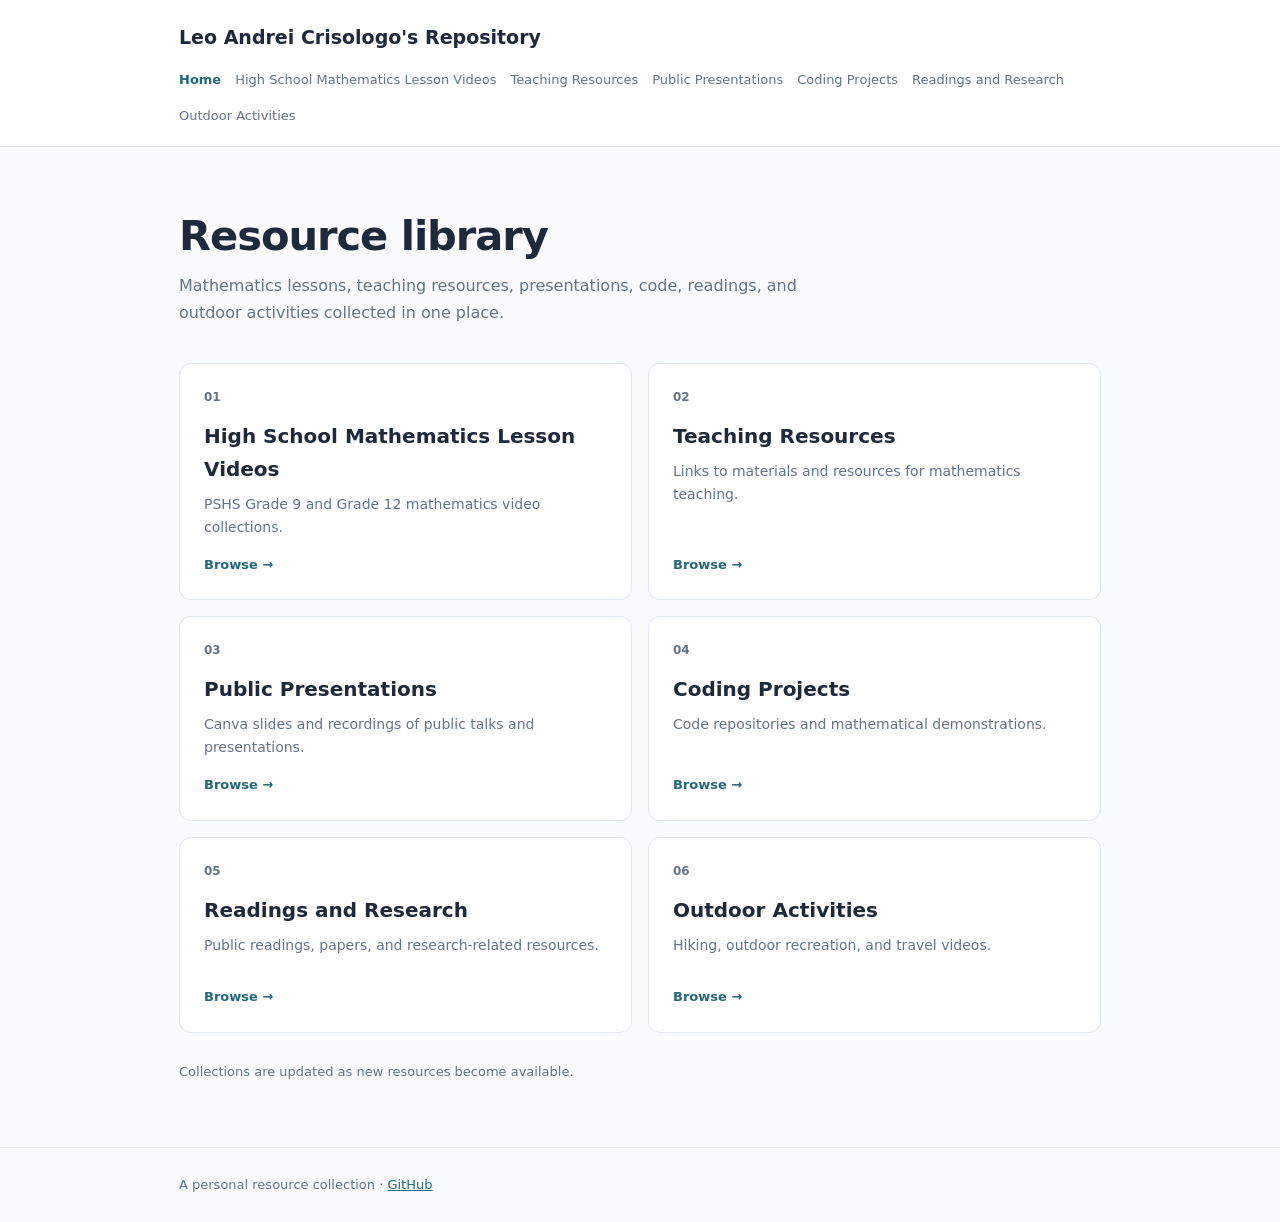
<file: index.html>
<!doctype html>
<html lang="en">
<head>
  <meta charset="utf-8">
  <meta name="viewport" content="width=device-width, initial-scale=1">
  <meta name="description" content="Personal resource collection of mathematics lessons, teaching, presentations, code, readings and outdoor activities.">
  <title>Home | Leo Andrei Crisologo's Repository</title>
  <link rel="stylesheet" href="style.css">
  
</head>
<body>
<header><div class="wrap top"><a class="brand" href="index.html">Leo Andrei Crisologo's Repository</a><nav aria-label="Main navigation"><a href="index.html" class="active" aria-current="page">Home</a><a href="mathematics.html">High School Mathematics Lesson Videos</a><a href="teaching.html">Teaching Resources</a><a href="presentations.html">Public Presentations</a><a href="code.html">Coding Projects</a><a href="research.html">Readings and Research</a><a href="explore.html">Outdoor Activities</a></nav></div></header>
<main class="wrap">
<section class="home-intro"><h1>Resource library</h1><p class="lead">Mathematics lessons, teaching resources, presentations, code, readings, and outdoor activities collected in one place.</p></section>
<div class="grid">
  <a class="card" href="mathematics.html"><span class="card-number">01</span><h2>High School Mathematics Lesson Videos</h2><p>PSHS Grade 9 and Grade 12 mathematics video collections.</p><span class="card-action">Browse →</span></a>
  <a class="card" href="teaching.html"><span class="card-number">02</span><h2>Teaching Resources</h2><p>Links to materials and resources for mathematics teaching.</p><span class="card-action">Browse →</span></a>
  <a class="card" href="presentations.html"><span class="card-number">03</span><h2>Public Presentations</h2><p>Canva slides and recordings of public talks and presentations.</p><span class="card-action">Browse →</span></a>
  <a class="card" href="code.html"><span class="card-number">04</span><h2>Coding Projects</h2><p>Code repositories and mathematical demonstrations.</p><span class="card-action">Browse →</span></a>
  <a class="card" href="research.html"><span class="card-number">05</span><h2>Readings and Research</h2><p>Public readings, papers, and research-related resources.</p><span class="card-action">Browse →</span></a>
  <a class="card" href="explore.html"><span class="card-number">06</span><h2>Outdoor Activities</h2><p>Hiking, outdoor recreation, and travel videos.</p><span class="card-action">Browse →</span></a>
</div>
<p class="small-note">Collections are updated as new resources become available.</p>
</main>
<footer><div class="wrap">A personal resource collection · <a href="https://github.com/leocrisologo-pshs">GitHub</a></div></footer>
</body>
</html>
</file>
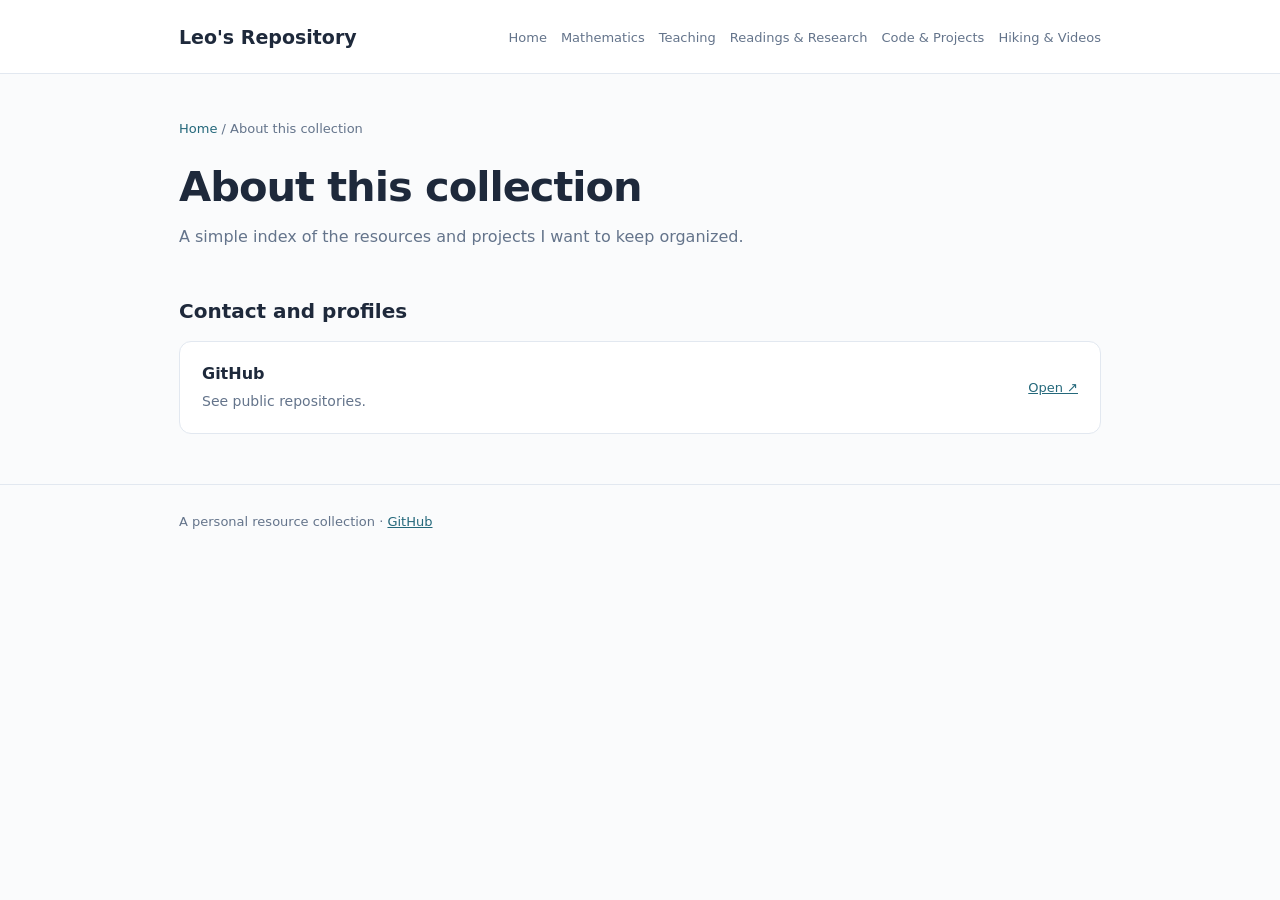
<file: about.html>
<!doctype html>
<html lang="en"><head><meta charset="utf-8"><meta name="viewport" content="width=device-width, initial-scale=1"><meta name="description" content="A personal collection of mathematics, teaching and research resources, code, and videos."><title>About | Leo's Repository</title><link rel="stylesheet" href="style.css"></head>
<body><header><div class="wrap top"><a class="brand" href="index.html">Leo's Repository</a><nav aria-label="Main navigation"><a href="index.html">Home</a><a href="mathematics.html">Mathematics</a><a href="teaching.html">Teaching</a><a href="research.html">Readings & Research</a><a href="code.html">Code & Projects</a><a href="explore.html">Hiking & Videos</a></nav></div></header><main class="wrap"><div class="page-intro"><p class="breadcrumb"><a href="index.html">Home</a> / About this collection</p><h1>About this collection</h1><p class="lead">A simple index of the resources and projects I want to keep organized.</p></div><h2>Contact and profiles</h2><div class="list"><article class="entry"><div><h3>GitHub</h3><p>See public repositories.</p></div><a href="https://github.com/leocrisologo-pshs" target="_blank" rel="noopener noreferrer">Open ↗</a></article></div></main><footer><div class="wrap">A personal resource collection · <a href="https://github.com/leocrisologo-pshs">GitHub</a></div></footer></body></html>
</file>
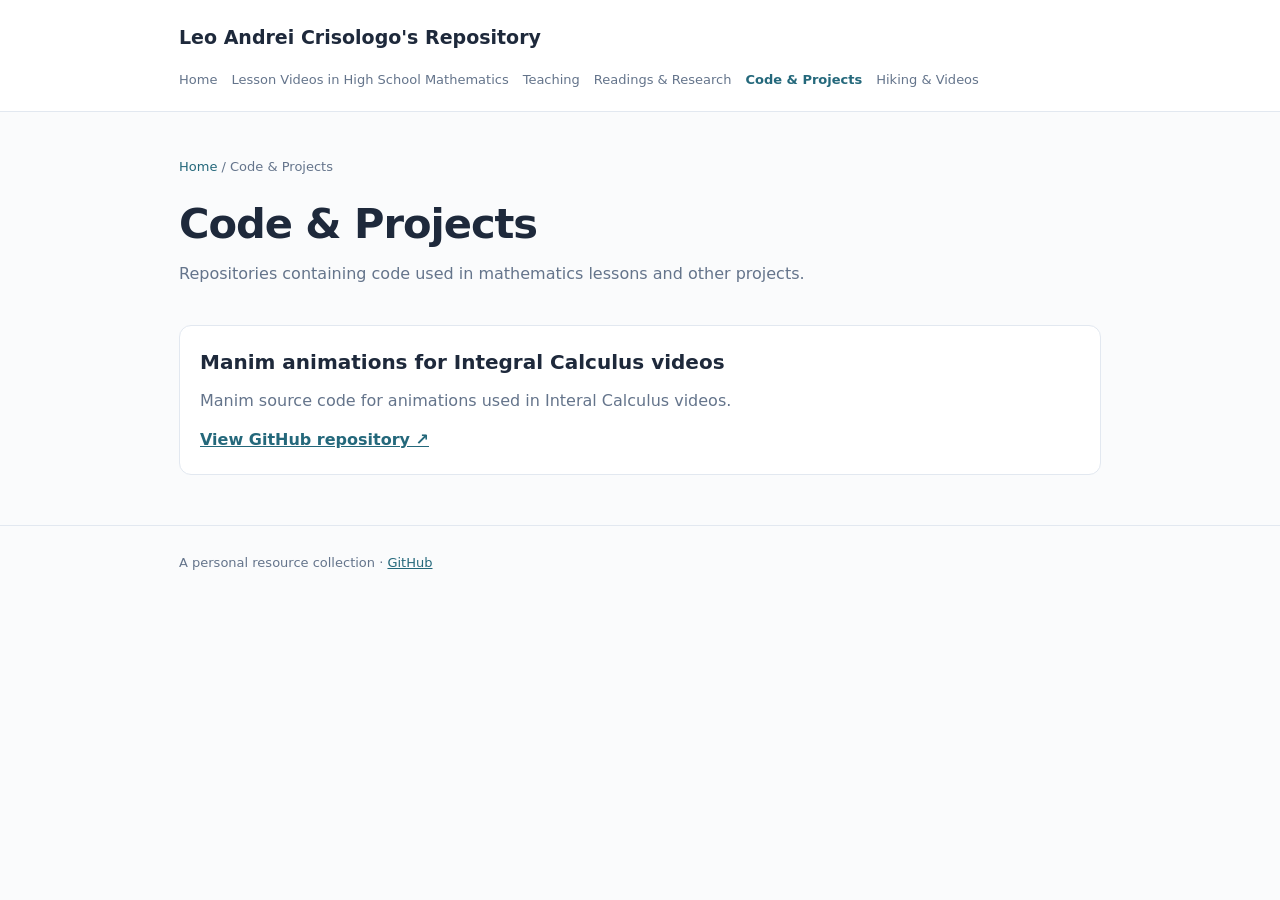
<file: code.html>
<!doctype html>
<html lang="en">
<head>
  <meta charset="utf-8">
  <meta name="viewport" content="width=device-width, initial-scale=1">
  <meta name="description" content="A collection of code repositories used in lessons and other projects.">
  <title>Code &amp; Projects | Leo Andrei Crisologo's Repository</title>
  <link rel="stylesheet" href="style.css">
  <style>
    .repository-list { display: grid; gap: 16px; margin: 22px 0 36px; }
    .repository-card { border: 1px solid var(--line, #dce2ea); border-radius: 12px; background: #fff; padding: 20px; }
    .repository-card h2 { margin: 0 0 9px; font-size: 20px; }
    .repository-card p { margin: 0 0 14px; color: var(--sub, #64748b); line-height: 1.6; }
    .repository-card a { font-weight: 600; }
  </style>
</head>
<body>
<header><div class="wrap top"><a class="brand" href="index.html">Leo Andrei Crisologo's Repository</a><nav aria-label="Main navigation"><a href="index.html">Home</a><a href="mathematics.html">Lesson Videos in High School Mathematics</a><a href="teaching.html">Teaching</a><a href="research.html">Readings &amp; Research</a><a href="code.html" class="active" aria-current="page">Code &amp; Projects</a><a href="explore.html">Hiking &amp; Videos</a></nav></div></header>
<main class="wrap">
  <div class="page-intro"><p class="breadcrumb"><a href="index.html">Home</a> / Code &amp; Projects</p><h1>Code &amp; Projects</h1><p class="lead">Repositories containing code used in mathematics lessons and other projects.</p></div>
  <div class="repository-list">
    <article class="repository-card">
      <h2>Manim animations for Integral Calculus videos</h2>
      <p>Manim source code for animations used in Interal Calculus videos.</p>
      <a href="https://github.com/leocrisologo-pshs/pshs-grade12-math6" target="_blank" rel="noopener noreferrer">View GitHub repository ↗</a>
    </article>
    <!-- Add future repositories here as new <article class="repository-card"> entries. -->
  </div>
</main>
<footer><div class="wrap">A personal resource collection · <a href="https://github.com/leocrisologo-pshs">GitHub</a></div></footer>
</body>
</html>
</file>
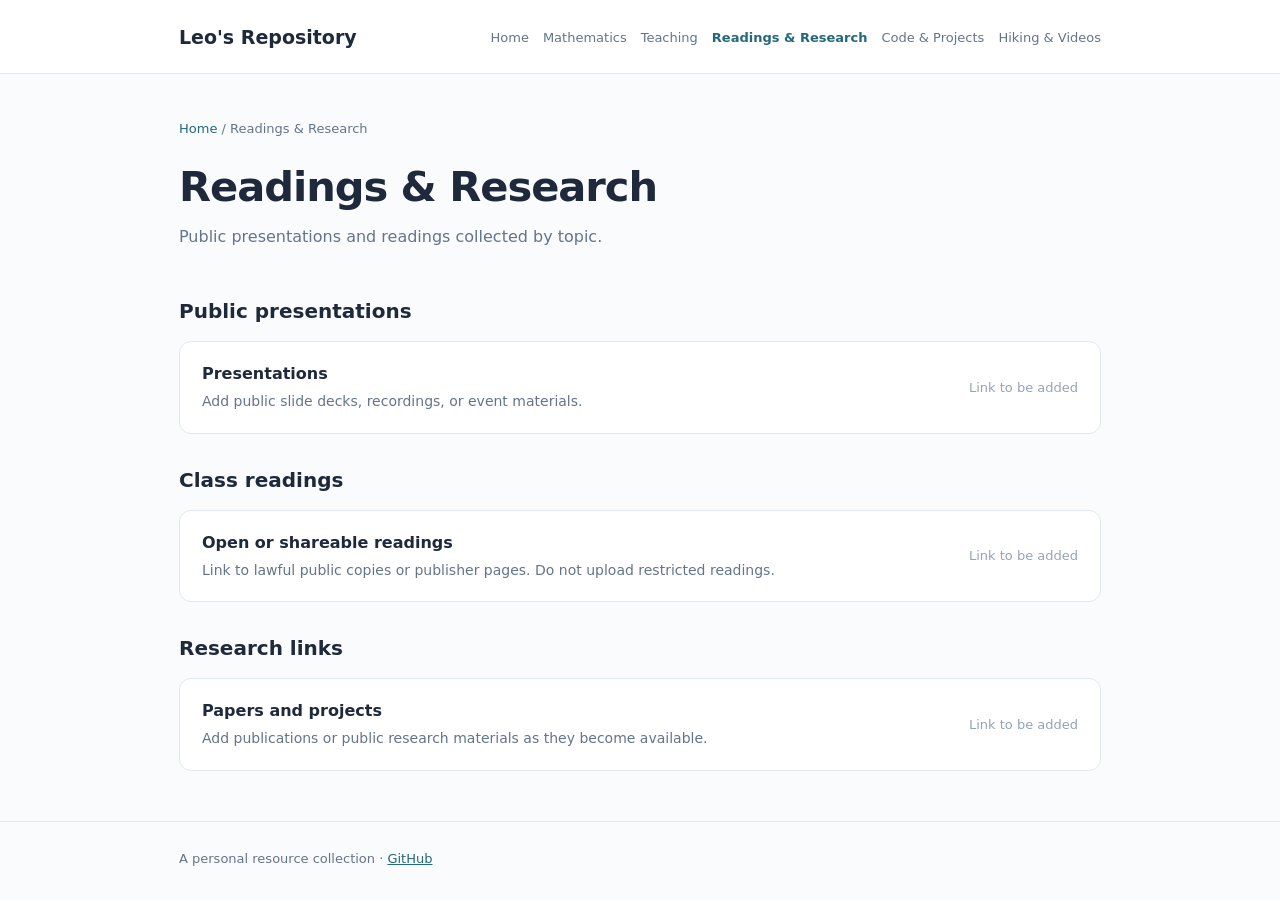
<file: research.html>
<!doctype html>
<html lang="en"><head><meta charset="utf-8"><meta name="viewport" content="width=device-width, initial-scale=1"><meta name="description" content="A personal collection of mathematics, teaching and research resources, code, and videos."><title>Readings &amp; Research | Leo's Repository</title><link rel="stylesheet" href="style.css"></head>
<body><header><div class="wrap top"><a class="brand" href="index.html">Leo's Repository</a><nav aria-label="Main navigation"><a href="index.html">Home</a><a href="mathematics.html">Mathematics</a><a href="teaching.html">Teaching</a><a href="research.html" class="active" aria-current="page">Readings & Research</a><a href="code.html">Code & Projects</a><a href="explore.html">Hiking & Videos</a></nav></div></header><main class="wrap"><div class="page-intro"><p class="breadcrumb"><a href="index.html">Home</a> / Readings &amp; Research</p><h1>Readings &amp; Research</h1><p class="lead">Public presentations and readings collected by topic.</p></div><h2>Public presentations</h2><div class="list"><article class="entry"><div><h3>Presentations</h3><p>Add public slide decks, recordings, or event materials.</p></div><span class="placeholder">Link to be added</span></article></div><h2>Class readings</h2><div class="list"><article class="entry"><div><h3>Open or shareable readings</h3><p>Link to lawful public copies or publisher pages. Do not upload restricted readings.</p></div><span class="placeholder">Link to be added</span></article></div><h2>Research links</h2><div class="list"><article class="entry"><div><h3>Papers and projects</h3><p>Add publications or public research materials as they become available.</p></div><span class="placeholder">Link to be added</span></article></div></main><footer><div class="wrap">A personal resource collection · <a href="https://github.com/leocrisologo-pshs">GitHub</a></div></footer></body></html>
</file>
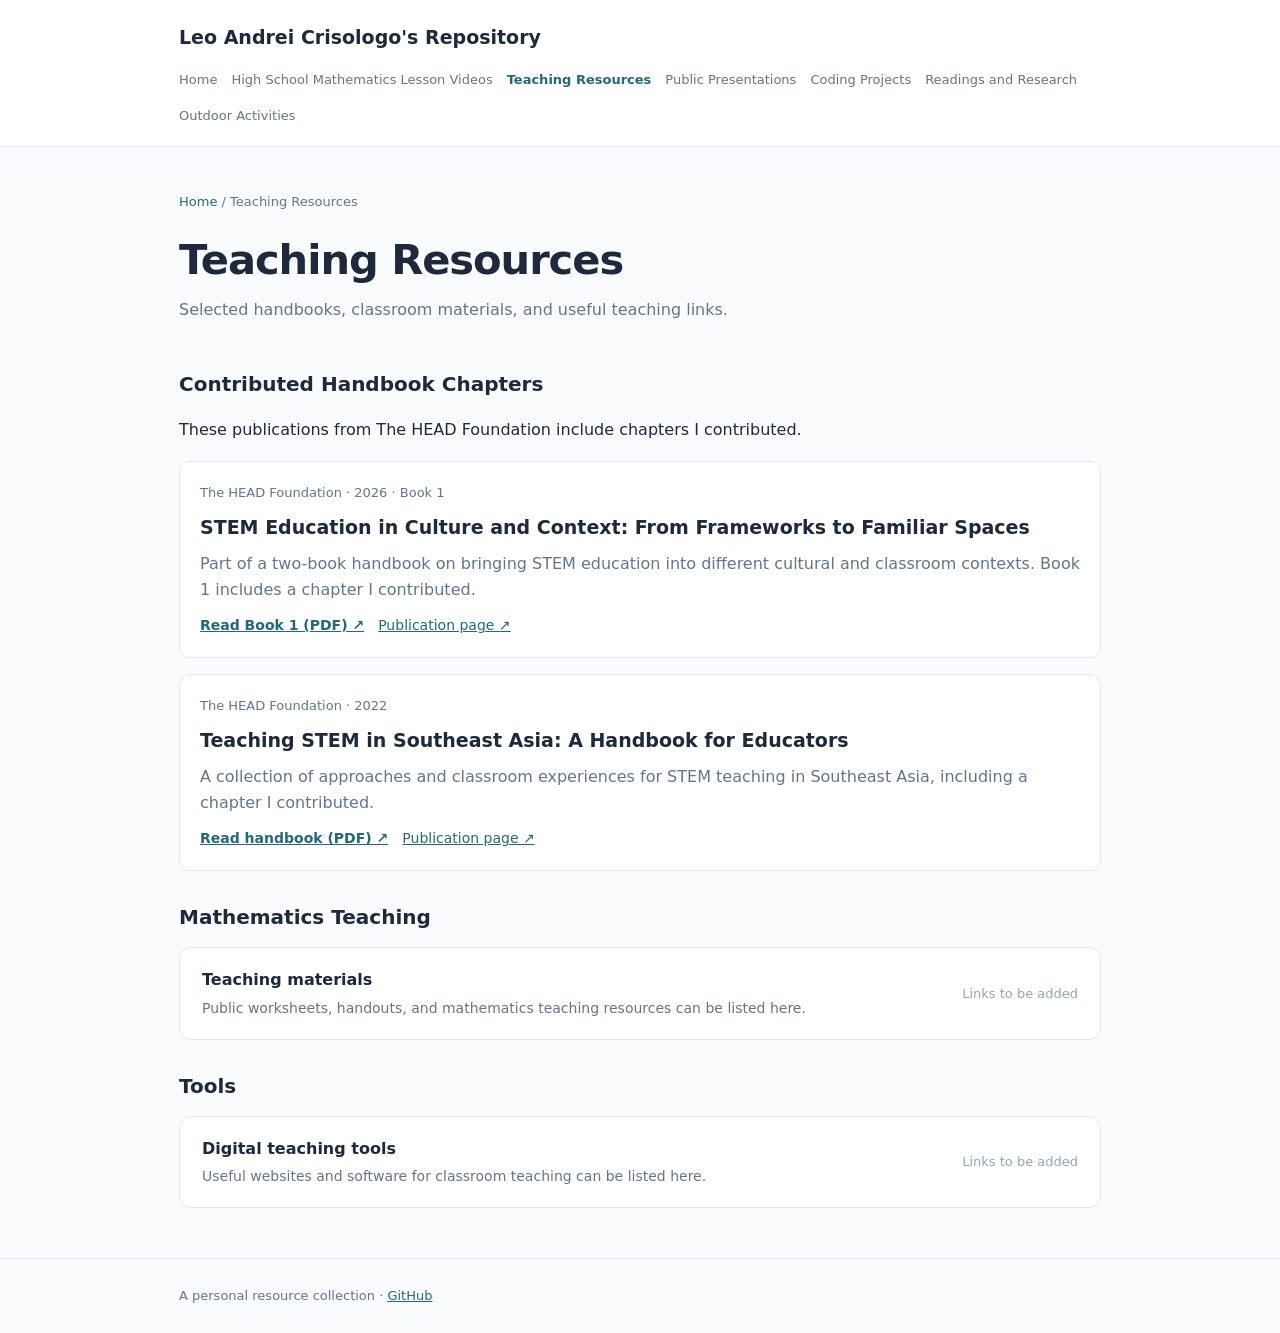
<file: teaching.html>
<!doctype html>
<html lang="en">
<head>
  <meta charset="utf-8">
  <meta name="viewport" content="width=device-width, initial-scale=1">
  <meta name="description" content="Teaching resources and contributed handbook chapters by Leo Andrei Crisologo.">
  <title>Teaching Resources | Leo Andrei Crisologo's Repository</title>
  <link rel="stylesheet" href="style.css">
  <style>
    .resource-list {display:grid; gap:16px; margin:18px 0 30px}
    .resource-item {border:1px solid var(--line, #ddd); border-radius:10px; padding:20px; background:#fff}
    .resource-item h3 {font-size:19px; margin:0 0 8px}
    .resource-item p {margin:0 0 12px; color:var(--sub, #55606d); line-height:1.6}
    .resource-meta {font-size:13px; color:var(--sub, #55606d); margin-bottom:8px}
    .resource-actions {display:flex; gap:14px; flex-wrap:wrap; align-items:center}
    .resource-actions a {font-size:14px}
    .resource-actions a:first-child {font-weight:650}
  </style>
</head>
<body>
<header><div class="wrap top"><a class="brand" href="index.html">Leo Andrei Crisologo's Repository</a>
<nav aria-label="Main navigation">
<a href="index.html">Home</a>
<a href="mathematics.html">High School Mathematics Lesson Videos</a>
<a href="teaching.html" class="active" aria-current="page">Teaching Resources</a>
<a href="presentations.html">Public Presentations</a>
<a href="code.html">Coding Projects</a>
<a href="research.html">Readings and Research</a>
<a href="explore.html">Outdoor Activities</a>
</nav></div></header>
<main class="wrap">
  <div class="page-intro">
    <p class="breadcrumb"><a href="index.html">Home</a> / Teaching Resources</p>
    <h1>Teaching Resources</h1>
    <p class="lead">Selected handbooks, classroom materials, and useful teaching links.</p>
  </div>
  <h2>Contributed Handbook Chapters</h2>
  <p>These publications from The HEAD Foundation include chapters I contributed.</p>
  <div class="resource-list">
    <article class="resource-item">
      <div class="resource-meta">The HEAD Foundation · 2026 · Book 1</div>
      <h3>STEM Education in Culture and Context: From Frameworks to Familiar Spaces</h3>
      <p>Part of a two-book handbook on bringing STEM education into different cultural and classroom contexts. Book 1 includes a chapter I contributed.</p>
      <div class="resource-actions">
        <a href="https://headfoundation.org/wp-content/uploads/2026/08/Handbook-7-BOOK-1-STEM-Education-in-Culture-and-Context-DIGITAL.pdf" target="_blank" rel="noopener noreferrer">Read Book 1 (PDF) ↗</a>
        <a href="https://headfoundation.org/2026/06/30/stem-education-in-culture-and-context/" target="_blank" rel="noopener noreferrer">Publication page ↗</a>
      </div>
    </article>
    <article class="resource-item">
      <div class="resource-meta">The HEAD Foundation · 2022</div>
      <h3>Teaching STEM in Southeast Asia: A Handbook for Educators</h3>
      <p>A collection of approaches and classroom experiences for STEM teaching in Southeast Asia, including a chapter I contributed.</p>
      <div class="resource-actions">
        <a href="https://headfoundation.org/wp-content/uploads/2022/08/Handbook-5-Teaching-STEM-in-Southeast-Asia-DIGITAL.pdf" target="_blank" rel="noopener noreferrer">Read handbook (PDF) ↗</a>
        <a href="https://headfoundation.org/2022/08/10/teaching-stem-in-southeast-asia-2/" target="_blank" rel="noopener noreferrer">Publication page ↗</a>
      </div>
    </article>
  </div>
  <!-- Add more handbook entries by copying a <article class="resource-item"> block above. -->
  <h2>Mathematics Teaching</h2>
  <div class="list"><article class="entry"><div><h3>Teaching materials</h3><p>Public worksheets, handouts, and mathematics teaching resources can be listed here.</p></div><span class="placeholder">Links to be added</span></article></div>
  <h2>Tools</h2>
  <div class="list"><article class="entry"><div><h3>Digital teaching tools</h3><p>Useful websites and software for classroom teaching can be listed here.</p></div><span class="placeholder">Links to be added</span></article></div>
</main>
<footer><div class="wrap">A personal resource collection · <a href="https://github.com/leocrisologo-pshs">GitHub</a></div></footer>
</body>
</html>
</file>
<file: style.css>
:root{--ink:#1e293b;--sub:#64748b;--bg:#fafbfc;--line:#e2e8f0;--accent:#24687b;--white:#fff}*{box-sizing:border-box}body{margin:0;background:var(--bg);color:var(--ink);font:16px/1.65 system-ui,-apple-system,"Segoe UI",sans-serif}a{color:var(--accent)}.wrap{max-width:970px;margin:auto;padding:0 24px}.top{display:flex;flex-wrap:wrap;align-items:center;justify-content:space-between;gap:16px;padding-top:22px;padding-bottom:20px}header{background:var(--white);border-bottom:1px solid var(--line)}.brand{font-size:19px;font-weight:750;color:var(--ink);text-decoration:none;white-space:nowrap}nav{display:flex;gap:14px;flex-wrap:wrap}nav a{font-size:13px;text-decoration:none;color:var(--sub)}nav a:hover,nav a.active{color:var(--accent)}nav a.active{font-weight:700}.home-intro{padding:64px 0 25px}.page-intro{padding:44px 0 15px}h1{font-size:clamp(2rem,4vw,2.6rem);line-height:1.2;letter-spacing:-.025em;margin:0 0 12px}h2{font-size:20px;margin:30px 0 13px}.lead{font-size:16px;color:var(--sub);max-width:680px;margin:0}.grid{display:grid;grid-template-columns:repeat(2,minmax(0,1fr));gap:16px;margin:12px 0 28px}.card{display:flex;flex-direction:column;min-height:196px;padding:24px;border:1px solid var(--line);border-radius:12px;background:#fff;color:var(--ink);text-decoration:none;transition:border-color .15s,transform .15s}.card:hover{border-color:#7aaab7;transform:translateY(-2px)}.card-number{font-size:12px;font-weight:700;color:var(--sub)}.card h2{font-size:20px;margin:12px 0 7px}.card p{margin:0 0 15px;color:var(--sub);font-size:14px}.card-action{margin-top:auto;font-size:13px;font-weight:700;color:var(--accent)}.small-note{font-size:13px;color:var(--sub);margin:0 0 65px}.breadcrumb{font-size:13px;color:var(--sub);margin:0 0 22px}.breadcrumb a{text-decoration:none}.list{border:1px solid var(--line);border-radius:12px;background:#fff;margin-bottom:30px;overflow:hidden}.entry{padding:19px 22px;border-bottom:1px solid var(--line);display:flex;justify-content:space-between;gap:20px;align-items:center}.entry:last-child{border-bottom:0}.entry h3{margin:0 0 3px;font-size:16px}.entry p{margin:0;color:var(--sub);font-size:14px}.entry a,.placeholder{font-size:13px;white-space:nowrap}.placeholder{color:#94a3b8}footer{border-top:1px solid var(--line);padding:26px 0;color:var(--sub);font-size:13px;margin-top:50px}@media(max-width:660px){.wrap{padding:0 18px}.grid{grid-template-columns:1fr}.home-intro{padding-top:42px}.card{min-height:160px}.entry{align-items:flex-start;flex-direction:column;gap:8px}.entry a,.placeholder{white-space:normal}}
</file>
